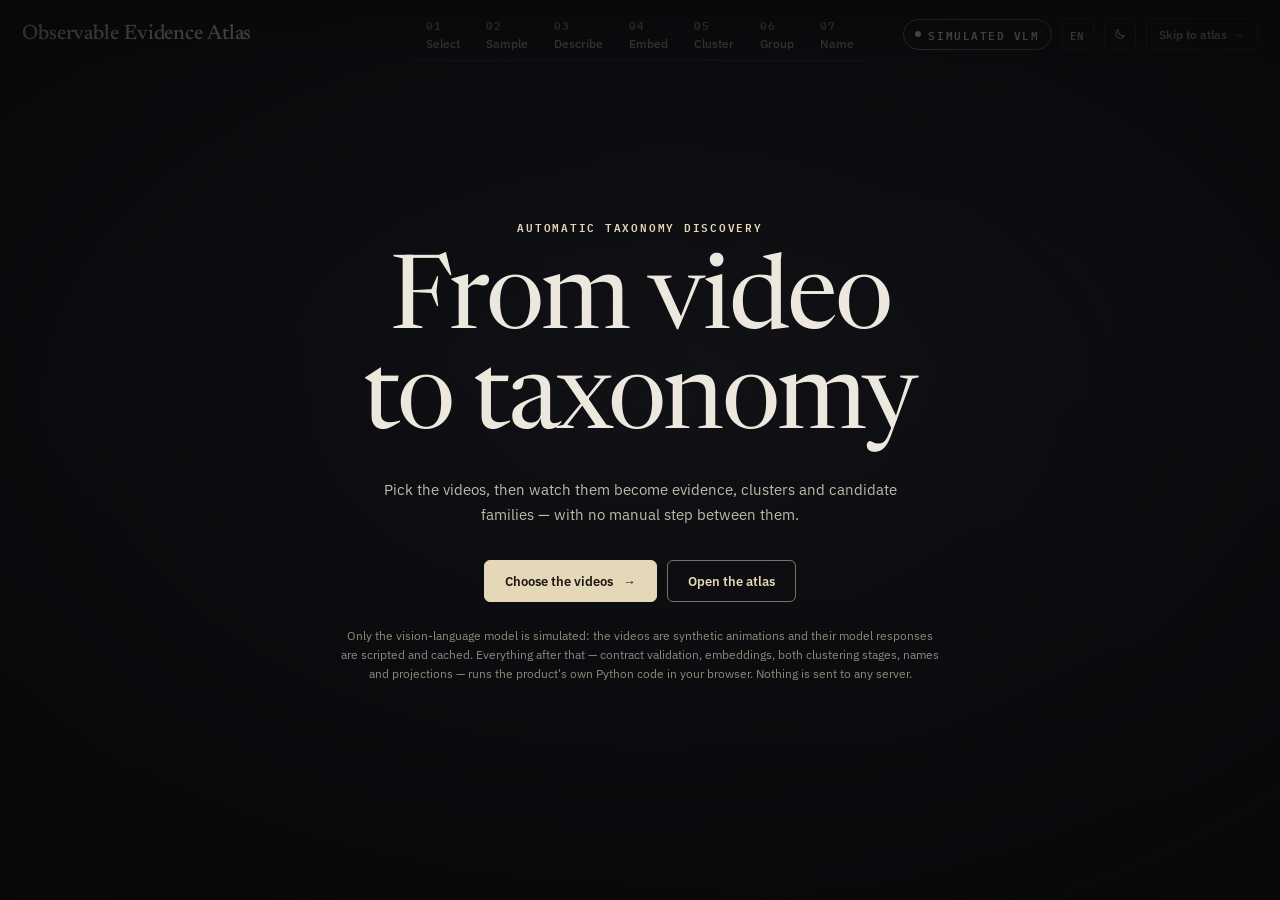
<file: index.html>
<!doctype html>
<html lang="en">
<head>
  <meta charset="utf-8">
  <meta name="viewport" content="width=device-width, initial-scale=1">
  <meta name="theme-color" content="#0c0d10">
  <script>try{var t=localStorage.getItem("atlas-theme");if(t)document.documentElement.dataset.theme=t}catch(e){}</script>
  <meta name="description" content="Choose synthetic videos and run the product's discovery code in your browser: embeddings, two clustering stages and an automatic taxonomy, ending in an explorable Observable Evidence Atlas.">
  <title>From video to taxonomy · Observable Evidence Atlas</title>
  <link rel="stylesheet" href="atlas/css/fonts.css">
  <link rel="stylesheet" href="demo.css">
</head>
<body>
<div id="app">
  <canvas id="field" aria-hidden="true"></canvas>
  <div class="vignette" aria-hidden="true"></div>

  <header>
    <a class="brand" href="./"><span class="t">Observable Evidence Atlas</span></a>
    <ol id="steps" aria-label="Pipeline steps"></ol>
    <div class="tools">
      <span class="sim"><i></i><span data-i18n="SIMULATED VLM">SIMULATED VLM</span></span>
      <button class="tool icon lang-btn" id="langBtn" title="English / Português"><b>EN</b></button>
      <button class="tool icon" id="themeBtn" data-i18n-title="Light / dark"><svg class="moon" viewBox="0 0 24 24" fill="none" stroke="currentColor" stroke-width="1.8" stroke-linecap="round" stroke-linejoin="round"><path d="M20 14.5A8 8 0 0 1 9.5 4a8 8 0 1 0 10.5 10.5z"/></svg><svg class="sun" viewBox="0 0 24 24" fill="none" stroke="currentColor" stroke-width="1.8" stroke-linecap="round"><circle cx="12" cy="12" r="4"/><path d="M12 3v2M12 19v2M3 12h2M19 12h2M5.6 5.6l1.4 1.4M17 17l1.4 1.4M5.6 18.4 7 17M17 7l1.4-1.4"/></svg></button>
      <a class="tool" id="skipLink" href="atlas/index.html"><span data-i18n="Skip to atlas">Skip to atlas</span> <span aria-hidden="true">→</span></a>
    </div>
  </header>

  <section id="intro" class="act-layer on">
    <div class="intro-in">
      <div class="eyebrow" data-i18n="AUTOMATIC TAXONOMY DISCOVERY">AUTOMATIC TAXONOMY DISCOVERY</div>
      <h1 data-i18n-html="From video<br>to taxonomy">From video<br>to taxonomy</h1>
      <p data-i18n="Pick the videos, then watch them become evidence, clusters and candidate families — with no manual step between them.">Pick the videos, then watch them become evidence, clusters and candidate families — with no manual step between them.</p>
      <div class="intro-actions"><button class="go" id="play"><span data-i18n="Choose the videos">Choose the videos</span> <span aria-hidden="true">→</span></button><a class="go ghost" href="atlas/index.html" data-i18n="Open the atlas">Open the atlas</a></div>
      <p class="fine" data-i18n="intro-fine">Only the vision-language model is simulated: the videos are synthetic animations and their model responses are scripted and cached. Everything after that — contract validation, embeddings, both clustering stages, names and projections — runs the product's own Python code in your browser. Nothing is sent to any server.</p>
    </div>
  </section>

  <section id="library" class="act-layer" aria-label="Video selection">
    <div class="sel-head glass">
      <div class="sel-title"><div class="eyebrow" data-i18n="01 · INPUT">01 · INPUT</div><h2 data-i18n="Choose the videos">Choose the videos</h2>
        <p data-i18n="sel-lead">Click videos or whole scenes to include or exclude them. The discovery code then runs on exactly this selection.</p></div>
      <div class="sel-presets" id="presets"></div>
      <div class="sel-run">
        <label class="mcs"><span>min_cluster_size</span><input type="number" id="mcs" min="2" max="30" value="8"><small data-i18n="8 = paper">8 = paper</small></label>
        <div class="rt" id="runtime"><i></i><span></span></div>
        <button class="go" id="runBtn"></button>
      </div>
    </div>
    <div class="sel-grid" id="selGrid"></div>
  </section>

  <section id="sampling" class="act-layer" aria-label="Frame sampling">
    <div class="player glass">
      <div class="screen"><canvas id="player" width="640" height="360"></canvas><div class="osd"><span id="osdCam">CAM</span><span id="osdTime">00:00.0</span></div><span class="wm">SYNTHETIC</span></div>
      <div class="timeline"><div class="track" id="track"></div><i id="playhead"></i></div>
      <div class="sample-row"><span class="label" data-i18n="FRAME SAMPLING">FRAME SAMPLING</span><div class="seg" id="modeSeg"><button data-mode="uniform16" class="on" data-i18n="16 frames · uniform">16 frames · uniform</button><button data-mode="1fps" data-i18n="1 frame per second">1 frame per second</button></div><span class="file" id="fileName"></span></div>
    </div>
    <div class="strip" id="strip"></div>
  </section>

  <section id="vlm" class="act-layer" aria-label="Model response">
    <div class="vlm-row">
      <div class="mini-strip" id="miniStrip"></div>
      <div class="engine glass"><div class="engine-core"><i></i><i></i><i></i></div><b data-i18n="Vision-language model">Vision-language model</b><small data-i18n="InternVL3.5 · local GPU">InternVL3.5 · local GPU</small><span class="pill" data-i18n="SIMULATED · CACHED">SIMULATED · CACHED</span></div>
      <div class="response glass"><div class="resp-head"><span data-i18n="RESPONSE">RESPONSE</span><span id="respVideo"></span></div><pre id="json"></pre><ul class="checks" id="checks"></ul></div>
    </div>
    <div class="chips" id="chips"></div>
  </section>

  <section id="taxonomy" class="act-layer" aria-label="Taxonomy">
    <div class="cta glass" id="cta"><div class="eyebrow" id="ctaEyebrow"></div><h2 id="ctaTitle"></h2><p id="ctaText"></p><a class="go" id="ctaAtlas" href="atlas/index.html"><span data-i18n="Explore the atlas">Explore the atlas</span> <span aria-hidden="true">→</span></a><button class="go ghost" id="replay" data-i18n="Choose other videos">Choose other videos</button></div>
  </section>

  <div id="labels" aria-hidden="true"></div>
  <div id="counter" class="counter" aria-live="polite"></div>

  <aside id="runlog" class="glass" aria-live="polite" hidden>
    <button class="rl-head" id="rlToggle" aria-expanded="true" data-i18n-title="Show or hide the log" title="Show or hide the log"><span class="eyebrow" data-i18n="LIVE · PYTHON IN YOUR BROWSER">LIVE · PYTHON IN YOUR BROWSER</span><span id="rlState"></span><svg class="chev" viewBox="0 0 16 16" aria-hidden="true"><path d="M4 6l4 4 4-4" fill="none" stroke="currentColor" stroke-width="1.6" stroke-linecap="round" stroke-linejoin="round"/></svg></button>
    <ol id="rlLines"></ol>
  </aside>

  <footer class="caption glass" id="caption" aria-live="polite">
    <div class="cap-text"><span class="cap-ref" id="capRef"></span><h2 id="capTitle"></h2><p id="capBody"></p></div>
    <div class="cap-ctl"><button id="prev" data-i18n-title="Previous step (←)" title="Previous step (←)">←</button><button id="pause" data-i18n-title="Pause (space)" title="Pause (space)">❚❚</button><button id="next" data-i18n-title="Next step (→)" title="Next step (→)">→</button></div>
    <div class="cap-progress"><i id="capBar"></i></div>
  </footer>
</div>
<script src="atlas/js/i18n.js"></script>
<script src="data/default-run.js"></script>
<script src="scenes.js"></script>
<script src="demo.js"></script>
</body>
</html>
</file>
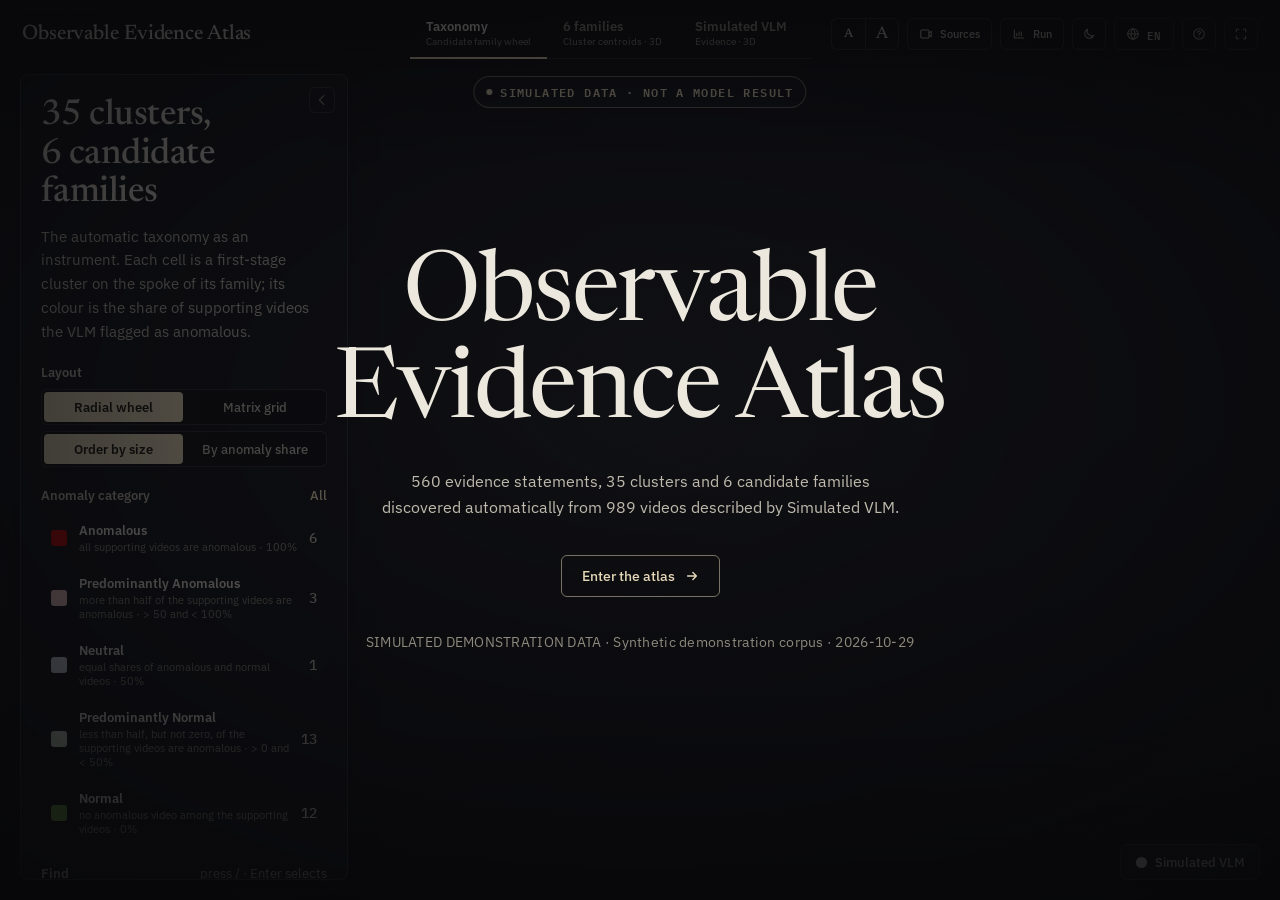
<file: atlas/index.html>
<!doctype html>
<html lang="en">
<head>
  <meta charset="utf-8">
  <meta name="viewport" content="width=device-width, initial-scale=1">
  <meta name="theme-color" content="#0c0d10">
  <script>try{var t=localStorage.getItem("atlas-theme");if(t)document.documentElement.dataset.theme=t}catch(e){}</script>
  <meta name="description" content="Observable Evidence Atlas — evidence statements, clusters and candidate families discovered from VLM descriptions of a video corpus.">
  <title>Observable Evidence Atlas</title>
  <link rel="stylesheet" href="css/fonts.css">
  <link rel="stylesheet" href="css/atlas.css">
</head>
<body data-v="taxonomy">
<div id="app">
  <div id="gl" aria-label="Interactive 3D projection"></div>
  <div class="fx vignette"></div>
  <div id="labels"></div>

  <section id="taxo" aria-label="Candidate family taxonomy">
    <div id="stage">
      <div id="world"><svg id="guides"></svg><div id="band-host"></div><div id="cells"></div><div id="flabels"></div>
        <div id="readout"></div></div>
      <div id="taxEmpty"><h3 data-i18n="No taxonomy for this run">No taxonomy for this run</h3><p id="taxEmptyText"></p></div>
      <div id="zoomCtl" class="glass" role="group" aria-label="Zoom"><button id="zIn" aria-label="Zoom in" title="Zoom in"><svg class="ic" viewBox="0 0 16 16" aria-hidden="true"><path d="M8 3v10M3 8h10"/></svg></button><button id="zOut" aria-label="Zoom out" title="Zoom out"><svg class="ic" viewBox="0 0 16 16" aria-hidden="true"><path d="M3 8h10"/></svg></button><button id="zFit" aria-label="Fit to view" title="Fit to view"><svg class="ic" viewBox="0 0 16 16" aria-hidden="true"><path d="M3 6V3h3M13 6V3h-3M3 10v3h3M13 10v3h-3"/></svg></button></div>
    </div>
  </section>

  <header>
    <a class="brand" href="#taxonomy" aria-label="Observable Evidence Atlas"><span class="t">Observable Evidence Atlas</span></a>
    <nav id="nav" aria-label="Atlas views"><i id="ink"></i></nav>
    <div class="tools">
      <div class="tool-group" role="group" aria-label="Text size"><button class="tool" id="fsDown" title="Smaller text" aria-label="Decrease text size"><b>A</b></button><button class="tool" id="fsUp" title="Larger text" aria-label="Increase text size"><b class="big">A</b></button></div>
      <button class="tool" id="srcBtn" title="Source videos and model decisions"><svg viewBox="0 0 24 24" fill="none" stroke="currentColor" stroke-width="1.8" stroke-linecap="round" stroke-linejoin="round"><rect x="3" y="5" width="14" height="14" rx="2"/><path d="m17 10 4-2.5v9L17 14"/></svg><span data-i18n="Sources">Sources</span></button>
      <button class="tool" id="runBtn" title="Processing report"><svg viewBox="0 0 24 24" fill="none" stroke="currentColor" stroke-width="1.8" stroke-linecap="round" stroke-linejoin="round"><path d="M4 19V5M4 19h16M8 15v-4M12 15V8M16 15v-6"/></svg><span data-i18n="Run">Run</span></button>
      <button class="tool" id="themeBtn" title="Toggle light / dark mode" aria-label="Toggle light or dark mode"><svg class="moon" viewBox="0 0 24 24" fill="none" stroke="currentColor" stroke-width="1.8" stroke-linecap="round" stroke-linejoin="round"><path d="M20 14.5A8 8 0 0 1 9.5 4a8 8 0 1 0 10.5 10.5z"/></svg><svg class="sun" viewBox="0 0 24 24" fill="none" stroke="currentColor" stroke-width="1.8" stroke-linecap="round"><circle cx="12" cy="12" r="4"/><path d="M12 3v2M12 19v2M3 12h2M19 12h2M5.6 5.6l1.4 1.4M17 17l1.4 1.4M5.6 18.4 7 17M17 7l1.4-1.4"/></svg><span data-i18n="Theme">Theme</span></button>
      <button class="tool lang-btn" id="langBtn" title="English / Português"><svg viewBox="0 0 24 24" fill="none" stroke="currentColor" stroke-width="1.8" stroke-linecap="round"><circle cx="12" cy="12" r="9"/><path d="M3 12h18M12 3c2.5 2.6 3.7 5.6 3.7 9s-1.2 6.4-3.7 9c-2.5-2.6-3.7-5.6-3.7-9S9.5 5.6 12 3z"/></svg><b>EN</b></button>
      <button class="tool" id="helpBtn" title="How to read this atlas"><svg viewBox="0 0 24 24" fill="none" stroke="currentColor" stroke-width="1.8" stroke-linecap="round"><circle cx="12" cy="12" r="9"/><path d="M9.6 9.3a2.5 2.5 0 1 1 3.4 2.3c-.7.3-1 .8-1 1.6M12 16.8v.1"/></svg><span data-i18n="How to read">How to read</span></button>
      <button class="tool" id="fsBtn" title="Fullscreen"><svg viewBox="0 0 24 24" fill="none" stroke="currentColor" stroke-width="1.8" stroke-linecap="round" stroke-linejoin="round"><path d="M8 4H4v4M16 4h4v4M20 16v4h-4M4 16v4h4"/></svg><span data-i18n="Fullscreen">Fullscreen</span></button>
    </div>
    <div id="sweep"></div>
  </header>
  <div id="simBadge"><i></i><span data-i18n="SIMULATED DATA · NOT A MODEL RESULT">SIMULATED DATA · NOT A MODEL RESULT</span></div>

  <aside id="panel" class="glass"><div class="resizer" id="panelRs" title="Drag to resize · double-click to reset"></div><button class="p-close" id="panelClose" title="Hide panel" aria-label="Hide panel"><svg class="ic" viewBox="0 0 16 16" aria-hidden="true"><path d="M10 3 5 8l5 5"/></svg></button><div class="p-body" id="panelBody"></div></aside>
  <button id="panelToggle"><svg class="ic" viewBox="0 0 16 16" aria-hidden="true"><path d="M6 3l5 5-5 5"/></svg><span data-i18n="Index">Index</span></button>
  <aside id="inspector" class="glass" aria-live="polite"><div class="resizer left" id="insRs" title="Drag to resize · double-click to reset"></div><button class="p-close" id="insClose" title="Close (Esc)" aria-label="Close"><svg class="ic" viewBox="0 0 16 16" aria-hidden="true"><path d="M4 4l8 8M12 4l-8 8"/></svg></button><div class="i-body" id="insBody"></div></aside>

  <div id="shapeKey" class="glass" aria-label="Marker key"></div>
  <div id="tip"></div>
  <div id="dock" class="glass">
    <div class="hint"><span><kbd data-i18n="drag">drag</kbd><span data-i18n="orbit">orbit</span></span><span><kbd data-i18n="scroll">scroll</kbd><span data-i18n="zoom">zoom</span></span><span><kbd data-i18n="click">click</kbd><span data-i18n="inspect">inspect</span></span><span><kbd>/</kbd><span data-i18n="search">search</span></span><span><kbd>esc</kbd><span data-i18n="clear">clear</span></span></div>
    <button class="tool on" id="orbitBtn" data-i18n="Auto-orbit">Auto-orbit</button><button class="tool on" id="labelBtn" data-i18n="Labels">Labels</button><button class="tool on" id="noiseBtn" data-i18n="Noise">Noise</button><button class="tool" id="resetBtn" data-i18n="Reset view">Reset view</button>
  </div>

  <div id="help"><div class="sheet glass"><button class="p-close" id="helpClose" aria-label="Close"><svg class="ic" viewBox="0 0 16 16" aria-hidden="true"><path d="M4 4l8 8M12 4l-8 8"/></svg></button>
    <h2 data-i18n="How to read this atlas">How to read this atlas</h2>
    <div class="grid">
      <div class="card"><b data-i18n="Taxonomy">Taxonomy</b><h5 data-i18n="Candidate family wheel">Candidate family wheel</h5><p data-i18n="Every cell is a first-stage cluster (HDBSCAN over the evidence embeddings of one model). Cells sit on the spoke of their candidate family, largest first from the centre. Colour shows the share of anomalous videos among the videos that support the cluster.">Every cell is a first-stage cluster (HDBSCAN over the evidence embeddings of one model). Cells sit on the spoke of their candidate family, largest first from the centre. Colour shows the share of anomalous videos among the videos that support the cluster.</p></div>
      <div class="card"><b data-i18n="Families">Families</b><h5 data-i18n="Cluster centroids · 3D">Cluster centroids · 3D</h5><p data-i18n="Each node is a cluster centroid; its shape identifies the model. Tethers join the clusters that the second stage (agglomerative clustering of centroids) placed in the same family.">Each node is a cluster centroid; its shape identifies the model. Tethers join the clusters that the second stage (agglomerative clustering of centroids) placed in the same family.</p></div>
      <div class="card"><b data-i18n="Evidence clouds">Evidence clouds</b><h5 data-i18n="One point per statement">One point per statement</h5><p data-i18n="Each point is one unique evidence statement written by a model, projected to 3D. Grey points are noise: statements HDBSCAN did not assign to any cluster. Hover to read, click to inspect the cluster and trace it to its source videos.">Each point is one unique evidence statement written by a model, projected to 3D. Grey points are noise: statements HDBSCAN did not assign to any cluster. Hover to read, click to inspect the cluster and trace it to its source videos.</p></div>
      <div class="card"><b data-i18n="Linked">Linked</b><h5 data-i18n="Selections travel">Selections travel</h5><p data-i18n="A family or cluster you pick stays selected across views. Use “Sources” to browse every video and the model decision, and “Run” for parameters, counts and warnings of this run.">A family or cluster you pick stays selected across views. Use “Sources” to browse every video and the model decision, and “Run” for parameters, counts and warnings of this run.</p></div>
    </div>
    <div class="foot" id="helpFoot"></div>
  </div></div>

  <div id="srcSheet" class="sheet-ov"><div class="sheet glass"><button class="p-close" data-close aria-label="Close"><svg class="ic" viewBox="0 0 16 16" aria-hidden="true"><path d="M4 4l8 8M12 4l-8 8"/></svg></button><div id="srcBody" style="display:contents"></div></div></div>
  <div id="runSheet" class="sheet-ov"><div class="sheet glass"><button class="p-close" data-close aria-label="Close"><svg class="ic" viewBox="0 0 16 16" aria-hidden="true"><path d="M4 4l8 8M12 4l-8 8"/></svg></button><div id="runBody" style="overflow:auto"></div></div></div>

  <div id="intro"><div class="in">
    <h1>Observable Evidence Atlas</h1>
    <p id="introText"></p>
    <span class="go"><span data-i18n="Enter the atlas">Enter the atlas</span> <svg class="ic" viewBox="0 0 16 16" aria-hidden="true"><path d="M3 8h10M9 4l4 4-4 4"/></svg></span>
    <div class="k" id="introKicker"></div>
  </div></div>
</div>
<script src="js/i18n.js"></script>
<script src="js/three.min.js"></script>
<script src="data/atlas-data.js"></script>
<script src="../live.js"></script>
<script src="js/app.js"></script>
</body>
</html>
</file>
<file: atlas/css/fonts.css>
/* IBM Plex Sans, IBM Plex Mono e Newsreader: SIL Open Font License 1.1 (subconjunto latino). */
@font-face{font-family:'IBM Plex Mono';font-style:normal;font-weight:400;font-display:swap;src:url(../fonts/ibm-plex-mono-400.woff2) format('woff2')}
@font-face{font-family:'IBM Plex Mono';font-style:normal;font-weight:500;font-display:swap;src:url(../fonts/ibm-plex-mono-500.woff2) format('woff2')}
@font-face{font-family:'IBM Plex Mono';font-style:normal;font-weight:600;font-display:swap;src:url(../fonts/ibm-plex-mono-600.woff2) format('woff2')}
@font-face{font-family:'IBM Plex Sans';font-style:normal;font-weight:400;font-display:swap;src:url(../fonts/ibm-plex-sans-variable.woff2) format('woff2')}
@font-face{font-family:'IBM Plex Sans';font-style:normal;font-weight:500;font-display:swap;src:url(../fonts/ibm-plex-sans-variable.woff2) format('woff2')}
@font-face{font-family:'IBM Plex Sans';font-style:normal;font-weight:600;font-display:swap;src:url(../fonts/ibm-plex-sans-variable.woff2) format('woff2')}
@font-face{font-family:'Newsreader';font-style:normal;font-weight:400;font-display:swap;src:url(../fonts/newsreader-variable.woff2) format('woff2')}
@font-face{font-family:'Newsreader';font-style:normal;font-weight:500;font-display:swap;src:url(../fonts/newsreader-variable.woff2) format('woff2')}
</file>
<file: demo.css>
/* Simulated walkthrough — same tokens as the Observable Evidence Atlas (atlas/css/atlas.css). */
:root{
  --bg:#0c0d10; --ink:#ece8de; --muted:#bfbaad; --quiet:#8d897d; --line:rgba(232,226,208,.13); --line2:rgba(232,226,208,.26);
  --accent:#e4d8b8; --accent-ink:#1a1710; --panel:rgba(18,19,24,.9); --inset:rgba(10,10,13,.55); --wash:rgba(236,232,222,.05);
  --r-sm:3px; --r:6px; --r-lg:8px; --hdr:68px; --ease:cubic-bezier(.22,.8,.18,1);
  --serif:"Newsreader","Source Serif 4",Georgia,serif; --sans:"IBM Plex Sans","Helvetica Neue",Arial,sans-serif; --mono:"IBM Plex Mono",ui-monospace,Menlo,monospace;
  --ok:#8fd98a; --bad:#ff8a8a;
  --app-bg:radial-gradient(120% 90% at 62% 38%,#16171c 0%,#0e0f13 55%,#09090c 100%); --hdr-grad:linear-gradient(180deg,rgba(8,8,10,.88),rgba(8,8,10,0));
  --vig:rgba(5,5,7,.7); --intro-bg:radial-gradient(90% 80% at 50% 45%,rgba(12,12,15,.4),rgba(8,8,10,.96)); --lab-bg:rgba(14,15,19,.88);
  color-scheme:dark;
}
:root[data-theme=light]{
  --bg:#f3f0e9; --ink:#1a1916; --muted:#47443b; --quiet:#6b675b; --line:rgba(30,26,18,.16); --line2:rgba(30,26,18,.3);
  --accent:#1f3b63; --accent-ink:#fff; --panel:rgba(252,250,245,.94); --inset:rgba(30,26,18,.04); --wash:rgba(30,26,18,.05);
  --ok:#2d7a22; --bad:#a51414;
  --app-bg:radial-gradient(120% 90% at 62% 38%,#fcfaf5 0%,#f3f0e9 60%,#e8e4d8 100%); --hdr-grad:linear-gradient(180deg,rgba(243,240,233,.92),rgba(243,240,233,0));
  --vig:rgba(226,221,208,.55); --intro-bg:radial-gradient(90% 80% at 50% 45%,rgba(255,255,255,.5),rgba(243,240,233,.97)); --lab-bg:rgba(253,251,247,.95);
  color-scheme:light;
}
*{box-sizing:border-box}
html,body{margin:0;width:100%;height:100%;overflow:hidden;background:var(--bg);color:var(--ink);font-family:var(--sans);-webkit-font-smoothing:antialiased}
button{font:inherit;color:inherit;background:none;border:0;cursor:pointer;padding:0}
a{color:inherit}
:focus-visible{outline:2px solid var(--accent);outline-offset:2px}
#app{position:fixed;inset:0;overflow:hidden;background:var(--app-bg)}
#field{position:absolute;inset:0;width:100%;height:100%}
.vignette{position:absolute;inset:0;pointer-events:none;background:radial-gradient(120% 100% at 55% 50%,transparent 45%,var(--vig) 100%)}
.glass{background:var(--panel);backdrop-filter:blur(10px);border:1px solid var(--line);border-radius:var(--r-lg);box-shadow:0 10px 28px -10px rgba(0,0,0,.55)}
.eyebrow{font:600 11px var(--mono);letter-spacing:.16em;color:var(--accent)}

/* header */
header{position:absolute;z-index:20;top:0;left:0;right:0;height:var(--hdr);display:grid;grid-template-columns:1fr auto 1fr;align-items:center;gap:20px;padding:0 22px;background:var(--hdr-grad)}
.brand{text-decoration:none} .brand .t{font:450 21px/1 var(--serif);letter-spacing:-.005em;white-space:nowrap}
#steps{list-style:none;display:flex;gap:2px;margin:0;padding:0;border-bottom:1px solid var(--line)}
#steps li button{position:relative;display:flex;flex-direction:column;align-items:flex-start;gap:2px;padding:7px 12px 9px;color:var(--quiet);font:500 11.5px var(--sans);white-space:nowrap;transition:color .25s}
#steps li button span{font:600 11px var(--mono);letter-spacing:.1em;color:inherit;opacity:.8}
#steps li button::after{content:"";position:absolute;left:0;right:0;bottom:-1px;height:2px;background:var(--accent);transform:scaleX(0);transform-origin:left;transition:transform .5s var(--ease)}
#steps li button:hover{color:var(--ink)} #steps li.done button{color:var(--muted)} #steps li.on button{color:var(--ink)} #steps li.on button::after{transform:none}
.tools{display:flex;justify-content:flex-end;align-items:center;gap:10px}
.sim{display:inline-flex;align-items:center;gap:7px;padding:5px 11px;border-radius:999px;border:1px solid color-mix(in srgb,var(--accent) 45%,transparent);font:600 11px var(--mono);letter-spacing:.14em;color:var(--accent)}
.sim i{width:6px;height:6px;border-radius:50%;background:var(--accent);animation:pulse 1.8s ease-in-out infinite}
@keyframes pulse{50%{opacity:.25}}
.tool{display:inline-flex;align-items:center;gap:7px;height:32px;padding:0 12px;border-radius:var(--r);border:1px solid var(--line);color:var(--muted);font:500 11.5px var(--sans);text-decoration:none;transition:.2s}
.tool:hover{color:var(--ink);border-color:var(--line2);background:var(--wash)}

/* acts */
.act-layer{position:absolute;inset:var(--hdr) 0 0 0;z-index:5;opacity:0;visibility:hidden;transition:opacity .7s var(--ease),visibility .7s}
.act-layer.on{opacity:1;visibility:visible}
#intro{inset:0;z-index:30;display:grid;place-items:center;text-align:center;background:var(--intro-bg)}
.intro-in{max-width:780px;padding:0 24px}
#intro h1{margin:18px 0 0;font:400 clamp(48px,8vw,108px)/.98 var(--serif);letter-spacing:-.025em;animation:rise 1.1s .15s var(--ease) both}
#intro p{margin:24px auto 0;max-width:540px;font-size:15px;line-height:1.65;color:var(--muted);animation:rise 1s .4s var(--ease) both}
#intro .fine{max-width:600px;font-size:12px;line-height:1.6;color:var(--quiet);animation-delay:.7s}
.intro-actions{display:flex;justify-content:center;gap:10px;flex-wrap:wrap;margin-top:32px;animation:rise 1s .55s var(--ease) both}
.go{display:inline-flex;gap:10px;align-items:center;padding:12px 20px;border-radius:var(--r);border:1px solid var(--accent);background:var(--accent);color:var(--accent-ink);font:600 12.5px var(--sans);text-decoration:none;transition:.25s}
.go:hover{filter:brightness(1.07)} .go.ghost{background:transparent;color:var(--accent);border-color:color-mix(in srgb,var(--accent) 50%,transparent)} .go.ghost:hover{background:color-mix(in srgb,var(--accent) 12%,transparent)}
@keyframes rise{from{opacity:0;transform:translateY(12px)}to{opacity:1;transform:none}}

/* 1 · library */
#library{display:grid;place-items:center;padding:20px 40px 190px}
.grid{display:grid;grid-template-columns:repeat(6,minmax(0,1fr));gap:12px;width:min(1120px,100%)}
.tile{position:relative;border-radius:var(--r);overflow:hidden;border:1px solid var(--line);background:#111317;opacity:0;transform:translateY(10px) scale(.97);transition:opacity .5s var(--ease),transform .6s var(--ease),border-color .3s,box-shadow .3s}
.tile.in{opacity:1;transform:none}
.tile canvas{display:block;width:100%;aspect-ratio:16/10}
.tile span{position:absolute;left:0;right:0;bottom:0;padding:14px 8px 6px;font:500 11px var(--mono);color:var(--muted);background:linear-gradient(transparent,rgba(5,5,7,.85));white-space:nowrap;overflow:hidden;text-overflow:ellipsis}
.tile.sel{border-color:var(--accent);box-shadow:0 0 0 1px var(--accent),0 0 24px -6px color-mix(in srgb,var(--accent) 60%,transparent)}
.tile.sel::after{content:"✓";position:absolute;top:6px;right:6px;width:18px;height:18px;display:grid;place-items:center;border-radius:50%;background:var(--accent);color:var(--accent-ink);font:700 11px var(--sans)}

/* 2 · sampling */
#sampling{display:flex;flex-direction:column;align-items:center;justify-content:center;gap:22px;padding:10px 40px 190px}
.player{width:min(720px,100%);padding:12px}
.screen{position:relative;border-radius:var(--r);overflow:hidden;background:#0a0b0e}
.screen canvas{display:block;width:100%;height:auto;aspect-ratio:16/9}
.osd{position:absolute;left:10px;right:10px;top:8px;display:flex;justify-content:space-between;font:600 11px var(--mono);letter-spacing:.08em;color:rgba(236,232,222,.8);text-shadow:0 1px 2px #000}
.wm{position:absolute;right:10px;bottom:8px;font:600 11px var(--mono);letter-spacing:.2em;color:rgba(228,216,184,.55)}
.timeline{position:relative;height:30px;margin-top:10px}
.track{position:absolute;left:0;right:0;top:13px;height:4px;border-radius:2px;background:var(--wash)}
.track i{position:absolute;top:-5px;width:2px;height:14px;border-radius:1px;background:var(--line2);transition:background .25s,transform .25s}
.track i.hit{background:var(--accent);transform:scaleY(1.3)}
.track b{position:absolute;top:-14px;height:6px;border:1px solid color-mix(in srgb,var(--accent) 60%,transparent);border-bottom:0;border-radius:3px 3px 0 0}
.track b em{position:absolute;left:50%;top:-14px;transform:translateX(-50%);font:600 11px var(--mono);font-style:normal;letter-spacing:.08em;color:var(--accent);white-space:nowrap}
#playhead{position:absolute;top:4px;left:0;width:2px;height:22px;background:var(--ink);box-shadow:0 0 10px var(--ink)}
.sample-row{display:flex;align-items:center;gap:14px;flex-wrap:wrap;margin-top:6px}
.label{font:600 11px var(--mono);letter-spacing:.14em;color:var(--quiet)}
.seg{display:inline-grid;grid-auto-flow:column;gap:2px;padding:2px;border-radius:var(--r);border:1px solid var(--line);background:var(--inset)}
.seg button{padding:6px 12px;border-radius:4px;font:500 11.5px var(--sans);color:var(--muted);transition:.2s}
.seg button.on{background:var(--accent);color:var(--accent-ink);font-weight:600}
.file{margin-left:auto;font:500 11px var(--mono);color:var(--muted)}
.strip{display:flex;flex-wrap:wrap;justify-content:center;gap:5px;width:min(1000px,100%);min-height:60px}
.strip .win{display:flex;gap:4px;padding:5px;border-radius:var(--r);border:1px dashed var(--line2);position:relative}
.strip .win::before{content:attr(data-label);position:absolute;left:6px;top:-15px;font:600 11px var(--mono);letter-spacing:.1em;color:var(--accent)}
.thumb{width:52px;aspect-ratio:16/9;border-radius:3px;overflow:hidden;border:1px solid var(--line2);background:#0a0b0e;opacity:0;transform:translateY(-30px) scale(.6);transition:opacity .45s var(--ease),transform .55s var(--ease)}
.thumb.in{opacity:1;transform:none}
.thumb canvas{display:block;width:100%;height:100%}

/* 3 · vlm */
#vlm{display:flex;flex-direction:column;align-items:center;justify-content:center;gap:26px;padding:10px 40px 190px}
.vlm-row{display:grid;grid-template-columns:minmax(0,220px) 200px minmax(0,420px);align-items:center;gap:26px;width:min(1000px,100%)}
.mini-strip{display:grid;grid-template-columns:repeat(4,1fr);gap:4px}
.mini-strip .thumb{width:100%;opacity:1;transform:none}
.mini-strip.flow .thumb{animation:flow 1.6s var(--ease) both}
@keyframes flow{0%{opacity:1;transform:none}100%{opacity:0;transform:translateX(220px) scale(.3)}}
.engine{position:relative;display:flex;flex-direction:column;align-items:center;gap:6px;padding:26px 14px 18px;text-align:center}
.engine b{font:450 17px/1.2 var(--serif)} .engine small{font-size:11px;color:var(--quiet)}
.engine .pill{margin-top:6px;padding:2px 8px;border-radius:999px;border:1px solid var(--line2);font:600 11px var(--mono);letter-spacing:.14em;color:var(--quiet)}
.engine-core{position:relative;width:64px;height:64px;margin-bottom:8px}
.engine-core i{position:absolute;inset:0;border-radius:50%;border:1px solid color-mix(in srgb,var(--accent) 55%,transparent)}
.engine.busy .engine-core i{animation:ring 1.5s var(--ease) infinite} .engine.busy .engine-core i:nth-child(2){animation-delay:.5s} .engine.busy .engine-core i:nth-child(3){animation-delay:1s}
.engine-core::after{content:"";position:absolute;inset:22px;border-radius:50%;background:var(--accent);box-shadow:0 0 22px var(--accent)}
@keyframes ring{0%{transform:scale(.4);opacity:1}100%{transform:scale(1.25);opacity:0}}
.response{padding:14px 16px;min-height:236px}
.resp-head{display:flex;justify-content:space-between;font:600 11px var(--mono);letter-spacing:.12em;color:var(--quiet)}
.resp-head span:last-child{letter-spacing:0;font-weight:500;color:var(--muted)}
pre{margin:10px 0 0;min-height:120px;font:500 12.5px/1.6 var(--mono);color:var(--ink);white-space:pre-wrap;word-break:break-word}
pre .k{color:#9fb7d9} pre .s{color:#d9c79f} pre .n{color:#e7a38a}
pre .cursor{display:inline-block;width:7px;height:14px;margin-left:1px;vertical-align:-2px;background:var(--accent);animation:blink 1s steps(2) infinite}
@keyframes blink{50%{opacity:0}}
.checks{list-style:none;margin:10px 0 0;padding:10px 0 0;border-top:1px solid var(--line);display:grid;grid-template-columns:1fr 1fr;gap:4px 12px}
.checks li{font:500 11px var(--mono);color:var(--muted);opacity:0;transform:translateX(-6px);transition:.35s var(--ease)}
.checks li.in{opacity:1;transform:none} .checks li::before{content:"✓ ";color:var(--ok)}
.chips{display:flex;flex-wrap:wrap;justify-content:center;gap:8px;width:min(1000px,100%);min-height:44px}
.chip{padding:8px 13px;border-radius:999px;border:1px solid var(--line2);background:var(--panel);font-size:13px;line-height:1.3;color:var(--ink);opacity:0;transform:translateY(8px);transition:opacity .45s var(--ease),transform .5s var(--ease)}
.chip.in{opacity:1;transform:none}
.chip small{margin-left:8px;font:600 11px var(--mono);letter-spacing:.08em}
.chip.a1 small{color:var(--bad)} .chip.a0 small{color:var(--ok)}
.chip.ghost{position:fixed;z-index:40;margin:0;pointer-events:none;transition:transform 1.1s var(--ease),opacity 1.1s var(--ease)}

/* 7 · taxonomy */
#taxonomy{pointer-events:none}
.cta{position:absolute;right:28px;top:22px;width:min(360px,calc(100% - 56px));padding:22px 22px 20px;pointer-events:auto;opacity:0;transform:translateY(10px);transition:.8s var(--ease)}
#taxonomy.on .cta.in{opacity:1;transform:none}
.cta h2{margin:10px 0 0;font:450 27px/1.08 var(--serif);letter-spacing:-.01em}
.cta p{margin:10px 0 16px;font-size:12.5px;line-height:1.6;color:var(--muted)}
.cta .go{margin-right:6px}

/* overlays on the field */
#labels{position:absolute;inset:0;z-index:6;pointer-events:none;overflow:hidden}
.lab{position:absolute;left:0;top:0;padding:3px 8px;border-radius:var(--r-sm);font:500 11px/1.2 var(--sans);color:var(--ink);background:var(--lab-bg);border:1px solid color-mix(in srgb,var(--c) 60%,transparent);white-space:nowrap;opacity:0;transition:opacity .5s;will-change:transform}
.lab.on{opacity:1} .lab b{font:600 11px var(--mono);color:var(--c);margin-right:4px}
.lab.code{padding:2px 6px;font:600 11px var(--mono);letter-spacing:.06em}
.lab.wheel{background:transparent;border:0;padding:0;font:500 11px var(--sans);color:var(--muted);transform-origin:0 50%}
.lab.wheel b{color:var(--c)}
.counter{position:absolute;z-index:7;left:28px;top:calc(var(--hdr) + 14px);opacity:0;transition:opacity .5s}
.counter.on{opacity:1}
.counter b{display:block;font:400 clamp(38px,5vw,60px)/1 var(--serif);letter-spacing:-.02em;font-variant-numeric:lining-nums tabular-nums}
.counter span{display:block;margin-top:6px;font:500 11px var(--sans);color:var(--muted)}
.counter small{display:block;margin-top:3px;font:500 11px var(--mono);color:var(--quiet)}

/* caption */
.caption{position:absolute;z-index:15;left:20px;bottom:20px;width:min(640px,calc(100% - 40px));padding:18px 20px 22px;display:grid;grid-template-columns:1fr auto;gap:14px;opacity:0;transform:translateY(14px);transition:.6s var(--ease)}
.caption.on{opacity:1;transform:none}
.cap-ref{font:600 11px var(--mono);letter-spacing:.12em;color:var(--accent)}
.caption h2{margin:6px 0 0;font:450 24px/1.1 var(--serif);letter-spacing:-.01em}
.caption p{margin:8px 0 0;font-size:13px;line-height:1.6;color:var(--muted)}
.cap-ctl{display:flex;gap:4px;align-self:start}
.cap-ctl button{width:32px;height:32px;border-radius:var(--r);border:1px solid var(--line);color:var(--muted);font-size:12px;transition:.2s}
.cap-ctl button:hover{color:var(--ink);border-color:var(--line2)}
.cap-progress{position:absolute;left:20px;right:20px;bottom:10px;height:2px;background:var(--wash);border-radius:1px;overflow:hidden}
.cap-progress i{display:block;height:100%;width:0;background:var(--accent)}

@media (max-width:1100px){#steps li button{padding:7px 8px 9px;font-size:11px} #steps li button span{display:none} .grid{grid-template-columns:repeat(4,minmax(0,1fr))}}
@media (max-width:860px){
  :root{--hdr:96px}
  header{grid-template-columns:1fr auto;grid-template-rows:auto auto;gap:6px;padding:10px 12px 0;align-content:start}
  #steps{grid-column:1/-1;grid-row:2;overflow-x:auto;scrollbar-width:none} .tool:not(.icon){display:none} .tools{gap:6px} .sim{padding:4px 8px}
  .brand .t{font-size:18px}
  .grid{grid-template-columns:repeat(3,minmax(0,1fr));gap:8px} #library,#sampling,#vlm{padding:10px 16px 230px}
  .vlm-row{grid-template-columns:1fr;gap:14px} .mini-strip{display:none} .engine{flex-direction:row;padding:12px;text-align:left} .engine-core{width:40px;height:40px;margin:0} .engine-core::after{inset:14px}
  .response{min-height:0} pre{min-height:0;font-size:11.5px}
  .caption{left:10px;right:10px;bottom:10px;width:auto;padding:14px 14px 20px} .caption h2{font-size:20px} .caption p{font-size:12px}
  .cta{right:12px;left:12px;top:auto;bottom:220px;width:auto} .counter{left:16px}
  .thumb{width:38px}
}
@media (prefers-reduced-motion:reduce){*{animation-duration:.01ms!important;transition-duration:.01ms!important}}

/* ---------- tools, theme ---------- */
.tool.icon{width:32px;padding:0;justify-content:center;cursor:pointer;background:transparent;font:inherit}
.tool svg{width:14px;height:14px} .tool .sun{display:none} :root[data-theme=light] .tool .sun{display:block} :root[data-theme=light] .tool .moon{display:none}
.lang-btn b{font:600 11px var(--mono);letter-spacing:.06em}
:root[data-theme=light] pre .k{color:#2a4f86} :root[data-theme=light] pre .s{color:#7a5310} :root[data-theme=light] pre .n{color:#a33a14}
:root[data-theme=light] .tile span{color:#ece8de}

/* ---------- 1 · selection ---------- */
#library{display:flex;flex-direction:column;gap:12px;padding:8px 22px 18px;place-items:initial}
.sel-head{display:grid;grid-template-columns:minmax(0,1.2fr) auto auto;gap:18px;align-items:center;padding:14px 18px}
.sel-title h2{margin:4px 0 0;font:450 26px/1.1 var(--serif)} .sel-title p{margin:6px 0 0;font-size:12.5px;line-height:1.5;color:var(--muted);max-width:52ch}
.sel-presets{display:flex;flex-wrap:wrap;gap:6px;max-width:420px}
.preset{padding:6px 11px;border-radius:999px;border:1px solid var(--line2);font:500 11.5px var(--sans);color:var(--muted);transition:.2s}
.preset:hover{color:var(--ink);border-color:var(--accent)} .preset.on{background:color-mix(in srgb,var(--accent) 14%,transparent);color:var(--ink);border-color:var(--accent)}
.preset small{margin-left:5px;font:600 11px var(--mono);color:var(--quiet)}
.sel-run{display:flex;flex-direction:column;align-items:flex-end;gap:8px}
.mcs{display:flex;align-items:center;gap:8px;font:500 11px var(--mono);color:var(--muted)}
.mcs input{width:56px;height:28px;padding:0 8px;border-radius:var(--r);border:1px solid var(--line);background:var(--inset);color:var(--ink);font:inherit}
.mcs small{font-size:11px;color:var(--quiet)}
.rt{display:flex;align-items:center;gap:7px;font:500 11px var(--mono);color:var(--quiet)} .rt i{width:7px;height:7px;border-radius:50%;background:var(--quiet)}
.rt.busy i{background:var(--accent);animation:pulse 1.2s infinite} .rt.ok i{background:var(--ok)} .rt.err i{background:var(--bad)} .rt.err{color:var(--bad)}
.go:disabled{opacity:.45;cursor:default;filter:none}
.sel-grid{flex:1;min-height:0;overflow:auto;display:grid;grid-template-columns:repeat(auto-fill,minmax(250px,1fr));gap:10px;padding:2px 2px 8px;scrollbar-width:thin;scrollbar-color:var(--line2) transparent}
.scene{padding:10px 10px 8px;border-radius:var(--r-lg);border:1px solid var(--line);background:var(--panel)}
.scene .sh{display:flex;align-items:center;justify-content:space-between;gap:8px;margin-bottom:8px}
.scene .sh button{display:flex;align-items:center;gap:8px;font:600 12px var(--sans);color:var(--ink);text-align:left}
.scene .sh .box{width:14px;height:14px;border-radius:3px;border:1.5px solid var(--line2);display:grid;place-items:center;font-size:11px;line-height:1;color:var(--accent-ink)}
.scene.full .sh .box{background:var(--accent);border-color:var(--accent)} .scene.full .sh .box::after{content:"✓"}
.scene.some .sh .box{border-color:var(--accent)} .scene.some .sh .box::after{content:"";width:6px;height:2px;background:var(--accent)}
.scene .sh .n{font:500 11px var(--mono);color:var(--quiet)} .scene .sh .flagdot{width:6px;height:6px;border-radius:50%;background:var(--bad)}
.tiles{display:grid;grid-template-columns:repeat(9,1fr);gap:3px}
.vt{position:relative;aspect-ratio:16/10;border-radius:2px;overflow:hidden;border:1px solid transparent;opacity:.28;filter:saturate(.3);transition:opacity .2s,border-color .2s,filter .2s;background:#111317;padding:0}
.vt canvas{display:block;width:100%;height:100%}
.vt.on{opacity:1;filter:none;border-color:color-mix(in srgb,var(--accent) 70%,transparent)}
.vt:hover{opacity:1;outline:1px solid var(--ink)}

/* ---------- live run log ---------- */
#runlog{position:absolute;z-index:16;right:20px;bottom:20px;width:min(380px,calc(100% - 40px));padding:12px 14px;max-height:46vh;overflow:auto}
#runlog[hidden]{display:none}
.rl-head{display:flex;justify-content:space-between;align-items:center;gap:10px}
#rlState{font:600 11px var(--mono);color:var(--quiet)} #rlState.ok{color:var(--ok)} #rlState.err{color:var(--bad)}
#rlLines{list-style:none;margin:8px 0 0;padding:0;display:flex;flex-direction:column;gap:3px;font:500 11px/1.45 var(--mono);color:var(--muted)}
#rlLines li{animation:in .4s var(--ease)} #rlLines li b{color:var(--ink);font-weight:500} #rlLines li em{font-style:normal;color:var(--quiet);margin-left:6px}
@keyframes in{from{opacity:0;transform:translateY(-4px)}}
.wait{position:absolute;z-index:8;left:50%;top:46%;transform:translate(-50%,-50%);text-align:center;opacity:0;transition:opacity .4s;pointer-events:none}
.wait.on{opacity:1} .wait b{display:block;font:450 26px var(--serif)} .wait span{display:block;margin-top:6px;font-size:12.5px;color:var(--muted)}
@media (max-width:1100px){.sel-head{grid-template-columns:1fr} .sel-run{align-items:flex-start}}
@media (max-width:860px){#runlog{left:10px;right:10px;bottom:auto;top:calc(var(--hdr) + 6px);width:auto;max-height:22vh} .tiles{grid-template-columns:repeat(6,1fr)} .sel-grid{grid-template-columns:1fr}}

/* ---------- small refinements ---------- */
.rl-head{width:100%;background:none;border:0;padding:0;cursor:pointer;color:inherit;text-align:left}
.rl-head .chev{width:14px;height:14px;color:var(--quiet);transition:transform .3s var(--ease)}
#runlog.min #rlLines{display:none} #runlog.min .chev{transform:rotate(-90deg)}
.vt:focus-visible,.preset:focus-visible,.scene .sh button:focus-visible{outline:2px solid var(--accent);outline-offset:2px;opacity:1;filter:none}
.vt[aria-pressed=true]{cursor:pointer} .vt,.preset,.scene .sh button{cursor:pointer}
.go:active,.preset:active{transform:translateY(1px)}
.cap-ctl button:focus-visible,.seg button:focus-visible{outline:2px solid var(--accent);outline-offset:2px}
@media (hover:none){.tiles{gap:4px}}
@media (max-width:860px){
  .caption p{display:-webkit-box;-webkit-line-clamp:3;-webkit-box-orient:vertical;overflow:hidden}
  .cta{bottom:200px;padding:16px} .cta p{display:none} .cta h2{font-size:22px;margin-bottom:12px}
  .cta .go{padding:10px 14px;font-size:12px}
}
</file>
<file: atlas/css/atlas.css>
:root{
  /* night ink + parchment: a single warm-neutral accent so the data colours carry all the chroma */
  --bg:#0c0d10; --ink:#ece8de; --muted:#bfbaad; --quiet:#8d897d; --line:rgba(232,226,208,.13); --line2:rgba(232,226,208,.26);
  --accent:#e4d8b8; --warm:var(--muted);
  --r-sm:3px; --r:6px; --r-lg:8px; --fs:1.15;
  --serif:"Newsreader","Source Serif 4","Iowan Old Style","Palatino Linotype",Georgia,serif;
  --sans:"IBM Plex Sans","Helvetica Neue",Arial,sans-serif;
  --mono:"IBM Plex Mono",ui-monospace,SFMono-Regular,Menlo,monospace;
  --hdr:68px; --pw:328px; --iw:372px; --ease:cubic-bezier(.22,.8,.18,1);
  --app-bg:radial-gradient(120% 90% at 62% 38%,#16171c 0%,#0e0f13 55%,#09090c 100%);
  --panel:rgba(18,19,24,.94); --shadow:rgba(0,0,0,.55);
  --inset:rgba(10,10,13,.5); --float:rgba(14,15,19,.95); --wash:rgba(236,232,222,.05); --stat:rgba(12,12,16,.6); --nav:rgba(18,19,24,.8);
  --accent-ink:#1a1710; --ringbg:#101116; --ev-ink:#d8d3c6; --warm-ink:var(--muted);
  --hdr-grad:linear-gradient(180deg,rgba(8,8,10,.88),rgba(8,8,10,0)); --vig:rgba(5,5,7,.7); --vig2:rgba(5,5,7,.45);
  --intro1:rgba(12,12,15,.5); --intro2:rgba(8,8,10,.97); --scrim:rgba(7,7,9,.8); --cellstroke:rgba(255,255,255,.3); --cellhi:#fff; --guide:rgba(226,220,204,.1); --guide2:rgba(226,220,204,.2);
  color-scheme:dark;
}
:root[data-theme=light]{
  /* paper + navy ink */
  --bg:#f3f0e9; --ink:#1a1916; --muted:#47443b; --quiet:#6b675b; --line:rgba(30,26,18,.16); --line2:rgba(30,26,18,.3);
  --accent:#1f3b63; --warm:var(--muted);
  --app-bg:radial-gradient(120% 90% at 62% 38%,#fcfaf5 0%,#f3f0e9 60%,#e8e4d8 100%);
  --panel:rgba(252,250,245,.96); --shadow:rgba(40,32,15,.2);
  --inset:rgba(30,26,18,.04); --float:rgba(253,251,247,.98); --wash:rgba(30,26,18,.05); --stat:rgba(255,255,255,.7); --nav:rgba(252,250,245,.88);
  --accent-ink:#fff; --ringbg:#fcfaf5; --ev-ink:#34312a; --warm-ink:var(--muted);
  --hdr-grad:linear-gradient(180deg,rgba(243,240,233,.92),rgba(243,240,233,0)); --vig:rgba(226,221,208,.8); --vig2:rgba(226,221,208,.5);
  --intro1:rgba(255,255,255,.5); --intro2:rgba(243,240,233,.98); --scrim:rgba(236,232,221,.82); --cellstroke:rgba(26,25,22,.5); --cellhi:#1a1916; --guide:rgba(30,26,18,.14); --guide2:rgba(30,26,18,.3);
  color-scheme:light;
}
*{box-sizing:border-box}
html,body{margin:0;width:100%;height:100%;overflow:hidden;background:var(--bg);color:var(--ink);font-family:var(--sans);-webkit-font-smoothing:antialiased;font-feature-settings:'tnum' 0}
button{font:inherit;color:inherit;background:none;border:0;cursor:pointer;padding:0}
button:focus-visible,input:focus-visible,a:focus-visible{outline:2px solid var(--accent);outline-offset:2px}
::selection{background:color-mix(in srgb,var(--accent) 30%,transparent)}
.mono{font-family:var(--mono)}
#app{position:fixed;inset:0;overflow:hidden;background:var(--app-bg)}

/* ---------- stage layers ---------- */
#gl{position:absolute;inset:0;opacity:0;transition:opacity .6s var(--ease);touch-action:none;cursor:grab}
#gl.on{opacity:1} #gl.drag{cursor:grabbing} #gl canvas{display:block;width:100%;height:100%}
.fx{position:absolute;inset:0;pointer-events:none;z-index:2}
.fx.vignette{background:radial-gradient(120% 100% at 55% 50%,transparent 45%,var(--vig) 100%),linear-gradient(180deg,var(--vig),transparent 18%,transparent 82%,var(--vig2))}
#labels{position:absolute;inset:0;z-index:3;pointer-events:none;overflow:hidden}
.flab{position:absolute;left:0;top:0;display:flex;align-items:center;gap:5px;padding:2px 6px 2px 4px;border-radius:var(--r-sm);font:600 9.5px/1 var(--mono);letter-spacing:.06em;color:var(--ink);background:var(--inset);border:1px solid color-mix(in srgb,var(--c) 55%,transparent);white-space:nowrap;transition:opacity .25s;will-change:transform}
.flab i{width:6px;height:6px;border-radius:50%;background:var(--c)}
.flab.name{background:var(--float);padding:4px 10px 4px 7px;font:500 11px/1.1 var(--sans);letter-spacing:0}
.flab.name b{font:600 9.5px var(--mono);color:var(--c);margin-right:2px}
.clab{position:absolute;left:0;top:0;max-width:240px;padding:5px 9px;border-radius:var(--r);font:500 calc(11px*var(--fs))/1.25 var(--sans);color:var(--ink);background:var(--float);border:1px solid var(--line2);will-change:transform;transition:opacity .2s}
.clab::before{content:"";position:absolute;left:50%;top:100%;width:1px;height:12px;background:var(--line2)}

/* ---------- header ---------- */
header{position:absolute;z-index:10;top:0;left:0;right:0;height:var(--hdr);display:grid;grid-template-columns:1fr auto 1fr;align-items:center;gap:20px;padding:0 22px;background:var(--hdr-grad);}
.brand{color:inherit;display:flex;align-items:center;gap:12px;min-width:0;text-decoration:none}
.brand .t{display:block;font:450 calc(21px*var(--fs))/1 var(--serif);letter-spacing:-.005em;white-space:nowrap;font-optical-sizing:auto}
nav{position:relative;display:flex;gap:0;padding:0;border-bottom:1px solid var(--line)}
#ink{position:absolute;bottom:-1px;left:0;width:0;height:2px;background:var(--accent);transition:transform .55s var(--ease),width .55s var(--ease)}
.tab{position:relative;z-index:1;min-width:132px;padding:8px 16px 10px;text-align:left;color:var(--quiet);transition:color .25s}
.tab:hover{color:var(--ink)} .tab.on{color:var(--ink)}
.tab .l{display:block;font:600 calc(12.5px*var(--fs)) var(--sans);white-space:nowrap}
.tab .s{display:block;margin-top:1px;font:400 calc(9.5px*var(--fs)) var(--sans);color:var(--quiet);white-space:nowrap}
.tools{display:flex;justify-content:flex-end;gap:8px}
.tool{display:inline-flex;align-items:center;gap:7px;height:32px;padding:0 11px;border-radius:var(--r);border:1px solid var(--line);background:transparent;color:var(--muted);font:500 calc(11px*var(--fs)) var(--sans);transition:.2s}
.tool:hover{color:var(--ink);border-color:var(--line2);background:var(--wash)}
.tool svg{width:14px;height:14px}
#sweep{position:absolute;left:0;bottom:0;height:1px;width:100%;background:linear-gradient(90deg,transparent,var(--accent),transparent);transform:scaleX(0);transform-origin:left;opacity:0}
#sweep.go{animation:sweep .9s var(--ease)}
@keyframes sweep{0%{transform:scaleX(0);opacity:1}70%{opacity:1}100%{transform:scaleX(1);opacity:0}}

/* ---------- glass ---------- */
.glass{background:var(--panel);backdrop-filter:blur(10px);border:1px solid var(--line);border-radius:var(--r-lg);box-shadow:0 10px 28px -10px var(--shadow)}
#panel{position:absolute;z-index:6;left:20px;top:calc(var(--hdr) + 6px);bottom:20px;width:var(--pw);display:flex;flex-direction:column;overflow:hidden;transition:transform .6s var(--ease),opacity .4s}
#panel.hide{transform:translateX(-120%);opacity:0}
.p-body{overflow:auto;padding:22px 20px 18px;scrollbar-width:thin;scrollbar-color:var(--line2) transparent;flex:1}
h1,h2,h3{font-family:var(--serif);font-weight:450;margin:0;font-optical-sizing:auto;text-wrap:balance}
.p-body h2{margin:0;font-size:calc(31px*var(--fs));line-height:1.08;letter-spacing:-.015em}
.facts{margin:14px 0 0;font:400 calc(12px*var(--fs))/1.7 var(--sans);color:var(--muted)} .facts b{font:500 calc(12.5px*var(--fs)) var(--mono);color:var(--ink);font-variant-numeric:tabular-nums}
.lead{margin:12px 0 0;font-size:calc(13px*var(--fs));line-height:1.6;color:var(--muted);max-width:62ch}
.sec{margin-top:20px} .sec>h4{display:flex;justify-content:space-between;align-items:center;margin:0 0 9px;font:600 calc(11px*var(--fs)) var(--sans);color:var(--muted)}
.sec>h4 button{font:500 calc(11px*var(--fs)) var(--sans);letter-spacing:0;text-transform:none;color:var(--accent)}
.seg{display:grid;grid-auto-flow:column;grid-auto-columns:1fr;gap:2px;padding:2px;border-radius:var(--r);border:1px solid var(--line);background:var(--inset)}
.seg button{padding:7px 4px;border-radius:4px;font:500 calc(11px*var(--fs)) var(--sans);color:var(--muted);transition:.2s;text-align:center}
.seg button:hover{color:var(--ink)} .seg button.on{color:var(--accent-ink);background:var(--accent);font-weight:600}
.note{margin-top:18px;padding:11px 13px;border:1px solid var(--line);border-radius:var(--r);background:var(--inset);font-size:calc(11px*var(--fs));line-height:1.55;color:var(--warm-ink)}
.search{width:100%;height:34px;padding:0 12px 0 34px;border-radius:var(--r);border:1px solid var(--line);color:var(--ink);font:400 calc(12px*var(--fs)) var(--sans);background:var(--inset) url("data:image/svg+xml,%3Csvg xmlns='http://www.w3.org/2000/svg' viewBox='0 0 24 24' fill='none' stroke='%2393a4b8' stroke-width='2' stroke-linecap='round'%3E%3Ccircle cx='11' cy='11' r='7'/%3E%3Cpath d='m20 20-3.5-3.5'/%3E%3C/svg%3E") 11px 50%/15px no-repeat;outline:none;transition:.2s}
.search:focus{border-color:var(--accent)}
.search::placeholder{color:var(--quiet)}

.flist{display:flex;flex-direction:column;gap:1px}
.frow{display:grid;grid-template-columns:12px 28px 1fr auto;align-items:center;gap:8px;width:100%;padding:7px 9px;border-radius:var(--r);text-align:left;transition:background .2s,opacity .2s}
.frow:hover{background:var(--wash)} .frow.on{background:color-mix(in srgb,var(--c) 14%,transparent);box-shadow:inset 0 0 0 1px color-mix(in srgb,var(--c) 45%,transparent)}
.frow.off{opacity:.32}
.frow .sw{width:9px;height:9px;border-radius:50%;background:var(--c)}
.frow .cd{font:600 calc(10px*var(--fs)) var(--mono);color:var(--muted)} .frow .nm{font-size:calc(12.5px*var(--fs));line-height:1.25;color:var(--ink);overflow:hidden;text-overflow:ellipsis;white-space:nowrap}
.frow .ct{font:500 calc(10px*var(--fs)) var(--mono);color:var(--quiet)}
.subs{margin:2px 0 8px 22px;padding-left:12px;border-left:1px solid var(--line);display:flex;flex-direction:column;gap:1px}
.srow{display:grid;grid-template-columns:14px 1fr auto;align-items:center;gap:8px;padding:6px 8px;border-radius:var(--r);text-align:left;font-size:calc(12px*var(--fs));color:var(--muted);transition:.15s}
.srow:hover{background:var(--wash);color:var(--ink)} .srow.on{background:color-mix(in srgb,var(--accent) 10%,transparent);color:var(--ink);box-shadow:inset 0 0 0 1px color-mix(in srgb,var(--accent) 40%,transparent)}
.srow .nm{overflow:hidden;text-overflow:ellipsis;white-space:nowrap} .srow .pc{font:500 calc(10px*var(--fs)) var(--mono);color:var(--quiet)}
.dot{width:10px;height:10px;display:inline-block;border-radius:50%;box-shadow:0 0 0 1px var(--line2)} .dot.d{border-radius:2px;transform:rotate(45deg) scale(.85)}
.legend{display:flex;flex-direction:column;gap:2px}
.lg{display:grid;grid-template-columns:18px 1fr auto;align-items:center;gap:10px;padding:8px 9px;border-radius:var(--r);text-align:left;transition:.2s;border:1px solid transparent}
.lg:hover{background:var(--wash)} .lg.on{border-color:var(--line2);background:var(--wash)} .lg.off{opacity:.3}
.lg .sq{width:16px;height:16px;border-radius:var(--r-sm);background:var(--c)}
.lg b{display:block;font:600 calc(11.5px*var(--fs)) var(--sans)} .lg small{display:block;margin-top:1px;font:400 calc(9.5px*var(--fs)) var(--sans);color:var(--quiet)}
.lg .ct{font:500 calc(12px*var(--fs)) var(--mono);color:var(--muted)}
.chips{display:flex;gap:6px;flex-wrap:wrap}
.chip{display:inline-flex;align-items:center;gap:7px;padding:5px 10px;border-radius:var(--r);border:1px solid var(--line);font:500 calc(11px*var(--fs)) var(--sans);color:var(--muted);transition:.2s}
.chip:hover{color:var(--ink);border-color:var(--line2)} .chip.on{color:var(--ink);border-color:color-mix(in srgb,var(--accent) 50%,transparent);background:color-mix(in srgb,var(--accent) 8%,transparent)} .chip.off{opacity:.4}
.dl{display:inline-flex;align-items:center;gap:7px;margin-top:16px;color:var(--accent);font:500 calc(11px*var(--fs)) var(--sans);text-decoration:none}
.dl:hover{text-decoration:underline}
#panelToggle{position:absolute;z-index:7;left:20px;top:calc(var(--hdr) + 6px);height:32px;padding:0 12px;border-radius:var(--r);border:1px solid var(--line);background:var(--panel);color:var(--muted);font:500 calc(11px*var(--fs)) var(--sans);opacity:0;pointer-events:none;transition:.3s}
#panelToggle.on{opacity:1;pointer-events:auto} #panelToggle:hover{color:var(--ink)}
.p-close{position:absolute;right:12px;top:12px;width:26px;height:26px;border-radius:var(--r);color:var(--quiet);border:1px solid var(--line);background:var(--panel);font-size:calc(13px*var(--fs));line-height:1;z-index:2} .p-close:hover{color:var(--ink)}

/* ---------- inspector ---------- */
#inspector{position:absolute;z-index:8;right:20px;top:calc(var(--hdr) + 6px);bottom:20px;width:var(--iw);display:flex;flex-direction:column;overflow:hidden;transform:translateX(115%);opacity:0;transition:transform .6s var(--ease),opacity .4s;pointer-events:none}
#inspector.open{transform:none;opacity:1;pointer-events:auto}
.i-body{overflow:auto;padding:22px 20px 20px;flex:1;scrollbar-width:thin;scrollbar-color:var(--line2) transparent}
.i-body h3{margin:0;padding-right:34px;font-size:calc(28px*var(--fs));line-height:1.08;letter-spacing:-.01em}
.fchip{display:inline-flex;align-items:center;gap:8px;margin-top:12px;padding:6px 11px 6px 9px;border-radius:var(--r);border:1px solid color-mix(in srgb,var(--c) 55%,transparent);background:color-mix(in srgb,var(--c) 10%,transparent);font:500 calc(11px*var(--fs)) var(--sans);text-align:left;transition:.2s}
.fchip:hover{background:color-mix(in srgb,var(--c) 22%,transparent)} .fchip i{width:8px;height:8px;flex:none;border-radius:50%;background:var(--c)} .fchip b{font:600 calc(10px*var(--fs)) var(--mono);color:var(--c)}
.meter{margin-top:20px;padding:15px 15px 14px;border:1px solid var(--line);border-radius:var(--r);background:var(--inset)}
.meter .row{display:flex;align-items:baseline;justify-content:space-between}
.meter .big{font:450 calc(40px*var(--fs))/1 var(--serif);font-variant-numeric:lining-nums} .meter .big sup{font-size:calc(20px*var(--fs));color:var(--muted);margin-left:2px;vertical-align:top;position:relative;top:4px}
.meter .cat{display:inline-flex;align-items:center;gap:7px;font:600 calc(11px*var(--fs)) var(--sans)}
.meter .cat i{width:11px;height:11px;border-radius:var(--r-sm);background:var(--c)}
.bar{position:relative;height:6px;margin-top:13px;border-radius:2px;background:var(--wash);overflow:hidden}
.bar i{position:absolute;left:0;top:0;bottom:0;border-radius:2px;background:var(--c);width:0;transition:width 1s var(--ease)}
.meter small{display:block;margin-top:9px;font-size:calc(11px*var(--fs));color:var(--quiet);line-height:1.4}
.dist{display:flex;height:9px;gap:2px;margin-top:4px}.dist i{display:block;background:var(--c);border-radius:1px;min-width:3px}
.kv{display:grid;grid-template-columns:auto 1fr;gap:8px 14px;margin:18px 0 0;font-size:calc(12.5px*var(--fs));line-height:1.45}
.kv dt{font:500 calc(11px*var(--fs)) var(--sans);color:var(--quiet);padding-top:1px} .kv dd{margin:0;color:var(--ink)}
.ev{display:flex;flex-direction:column;gap:7px}
.ev blockquote{margin:0;padding:9px 12px;border-left:1px solid var(--c,var(--accent));border-radius:0 var(--r) var(--r) 0;background:var(--wash);font-size:calc(13px*var(--fs));line-height:1.55;color:var(--ev-ink)}
.ev blockquote cite{display:block;margin-top:4px;font:500 calc(10.5px*var(--fs)) var(--mono);font-style:normal;letter-spacing:.03em;color:var(--quiet)}
.actions{display:flex;flex-wrap:wrap;gap:7px;margin-top:18px}
.btn{display:inline-flex;align-items:center;gap:7px;padding:8px 12px;border-radius:var(--r);border:1px solid var(--line2);font:500 calc(11px*var(--fs)) var(--sans);color:var(--ink);transition:.2s;background:transparent}
.btn:hover{border-color:var(--accent);background:var(--wash)} .btn.pri{background:var(--accent);color:var(--accent-ink);border-color:var(--accent);font-weight:600} .btn.pri:hover{filter:brightness(1.06)}

/* ---------- 3D chrome ---------- */
#tip{position:absolute;z-index:9;left:0;top:0;width:min(400px,calc(100vw - 24px));padding:16px 18px;border-radius:var(--r-lg);pointer-events:none;opacity:0;transition:opacity .15s;background:var(--float);border:1px solid var(--line2);box-shadow:0 10px 28px -8px var(--shadow)}
#tip.on{opacity:1}
#tip .tf{display:flex;align-items:center;gap:7px;font:500 calc(11px*var(--fs)) var(--sans);color:var(--c)} #tip .tf i{width:7px;height:7px;border-radius:50%;background:var(--c)}
#tip b{display:block;margin-top:9px;font:450 calc(18px*var(--fs))/1.15 var(--serif)} #tip p{margin:10px 0 0;font-size:calc(13px*var(--fs));line-height:1.6;color:var(--muted)} #tip small{display:block;margin-top:7px;font:500 calc(9px*var(--fs)) var(--mono);letter-spacing:.06em;color:var(--quiet)}
#dock{position:absolute;z-index:6;left:50%;bottom:20px;transform:translateX(-50%);display:flex;align-items:center;gap:6px;padding:6px;transition:opacity .4s,left .6s var(--ease)}
#dock .hint{display:flex;gap:12px;padding:0 10px 0 8px;font:400 calc(11px*var(--fs)) var(--sans);color:var(--quiet);white-space:nowrap}
#dock .hint kbd{padding:2px 5px;margin-right:5px;border:1px solid var(--line2);border-radius:var(--r-sm);font:inherit;color:var(--ink)}
#dock .tool{height:28px;padding:0 10px;font-size:calc(11px*var(--fs))}
#dock .tool.on{color:var(--ink);border-color:var(--accent)}
body[data-v=taxonomy] #dock{display:none}

/* ---------- taxonomy ---------- */
#taxo{position:absolute;inset:0;z-index:4;opacity:0;pointer-events:none;transition:opacity .6s var(--ease)}
#taxo.on{opacity:1;pointer-events:auto}
#stage{position:absolute;overflow:hidden;touch-action:none;left:calc(var(--pw) + 36px);right:20px;top:var(--hdr);bottom:16px;transition:right .6s var(--ease),left .6s var(--ease)}
body.ins #stage{right:calc(var(--iw) + 36px)} body.nopanel #stage{left:20px}
#guides{position:absolute;inset:0;width:100%;height:100%;pointer-events:none;overflow:visible}
#guides *{transition:opacity .5s}
#band{transition:opacity .4s}
.cell{position:absolute;left:0;top:0;cursor:pointer;will-change:transform;transition:transform 1.1s var(--ease),opacity .45s,filter .3s}
.cell svg{display:block;width:100%;height:100%;overflow:visible;transition:transform .25s var(--ease)}
.cell .sh{stroke:var(--cellstroke);stroke-width:1.1;transition:stroke .2s,stroke-width .2s}
.cell:hover{z-index:5} .cell:hover svg{transform:scale(1.7)} .cell:hover .sh{stroke:var(--cellhi);stroke-width:1.6}
.cell.sel svg{transform:scale(1.55)} .cell.sel .sh{stroke:var(--cellhi);stroke-width:2}
.cell.dim{opacity:.1;pointer-events:none;filter:saturate(.2)}
.cell.glow{filter:drop-shadow(0 0 3px color-mix(in srgb,var(--g) 70%,transparent))}
.cell.dim.glow{filter:none}
.cell.pre{opacity:0}
.fl{position:absolute;left:0;top:0;display:flex;align-items:center;gap:5px;padding:3px 6px;border-radius:var(--r-sm);font:600 9.5px var(--mono);letter-spacing:.05em;color:var(--muted);cursor:pointer;white-space:nowrap;transform-origin:0 0;transition:transform 1.1s var(--ease),color .2s,opacity .4s,background .2s}
.fl i{width:6px;height:6px;border-radius:50%;background:var(--c)}
.fl:hover,.fl.on{color:var(--ink);background:color-mix(in srgb,var(--c) 20%,transparent)} .fl.dim{opacity:.25}
#readout{position:absolute;left:0;top:0;width:250px;text-align:center;pointer-events:none;transition:transform 1.1s var(--ease),opacity .25s}
#readout .big{font:450 clamp(40px,6vh,64px)/1 var(--serif);letter-spacing:-.015em;font-variant-numeric:lining-nums}
#readout .cap{margin-top:8px;font:500 calc(11px*var(--fs)) var(--sans);color:var(--muted)}
#readout .sub{margin:9px auto 0;max-width:210px;font-size:calc(11px*var(--fs));line-height:1.5;color:var(--muted)}
#readout .ring{width:74px;height:74px;margin:0 auto 8px;border-radius:50%;display:grid;place-items:center;background:conic-gradient(var(--c) calc(var(--p)*1%),var(--wash) 0)}
#readout .ring span{display:grid;place-items:center;width:62px;height:62px;border-radius:50%;background:var(--ringbg);font:400 calc(24px*var(--fs)) var(--serif)}
#readout .nm{font:450 calc(19px*var(--fs))/1.15 var(--serif)}
#taxo.matrix #readout{width:min(560px,70%)}
.legendbar{display:none}

/* ---------- intro / help ---------- */
#intro{position:absolute;inset:0;z-index:30;display:grid;place-items:center;text-align:center;background:radial-gradient(90% 80% at 50% 45%,var(--intro1),var(--intro2));transition:opacity 1s var(--ease),visibility 1s;cursor:pointer}
#intro.gone{opacity:0;visibility:hidden}
#intro .in{max-width:760px;padding:0 24px}
#intro .k{margin-top:36px;font:400 calc(12px*var(--fs)) var(--sans);letter-spacing:.02em;color:var(--quiet);opacity:0;animation:rise .9s 1.1s var(--ease) forwards}
#intro h1{color:var(--ink);margin:0;font-size:clamp(44px,7.6vw,104px);line-height:1;letter-spacing:-.025em;font-weight:400;opacity:0;animation:rise 1.1s .25s var(--ease) forwards}
#intro p{margin:24px auto 0;max-width:520px;font-size:calc(14px*var(--fs));line-height:1.65;color:var(--muted);opacity:0;animation:rise 1s .55s var(--ease) forwards}
#intro .go{display:inline-flex;gap:10px;align-items:center;margin-top:34px;padding:11px 20px;border-radius:var(--r);border:1px solid color-mix(in srgb,var(--accent) 50%,transparent);font:500 calc(12px*var(--fs)) var(--sans);color:var(--accent);background:transparent;opacity:0;animation:rise 1s .85s var(--ease) forwards;transition:.25s}
#intro:hover .go{background:color-mix(in srgb,var(--accent) 12%,transparent)}
@keyframes rise{from{opacity:0;transform:translateY(12px)}to{opacity:1;transform:none}}
#help{position:absolute;inset:0;z-index:25;display:grid;place-items:center;padding:24px;background:var(--scrim);opacity:0;visibility:hidden;transition:.4s}
#help.on{opacity:1;visibility:visible}
#help .sheet{position:relative;width:min(860px,100%);max-height:100%;overflow:auto;padding:34px 34px 30px;transform:translateY(14px);transition:transform .5s var(--ease)}
#help.on .sheet{transform:none}
#help h2{font-size:calc(38px*var(--fs));margin:0;padding-right:40px;line-height:1}
#help .grid{display:grid;grid-template-columns:repeat(2,1fr);gap:22px 32px;margin-top:22px}
#help .card{padding:14px 0 0;border-top:1px solid var(--line2)}
#help .card b{display:block;font:600 calc(11px*var(--fs)) var(--sans);color:var(--quiet)}
#help .card h5{margin:7px 0 0;font:450 calc(19px*var(--fs))/1.2 var(--serif)} #help .card p{margin:6px 0 0;font-size:calc(11.5px*var(--fs));line-height:1.55;color:var(--muted)}
#help .foot{margin-top:18px;font-size:calc(11px*var(--fs));line-height:1.6;color:var(--quiet)}

/* ---------- responsive ---------- */
@media (max-width:1180px){.tab{min-width:0;padding:8px 11px}.tab .s{display:none}.brand .t{font-size:calc(16px*var(--fs));white-space:normal;line-height:1.05;max-width:140px}}
@media (max-width:900px){
  #readout .sub{display:none} #readout{width:90px!important} #readout .big{font-size:calc(32px*var(--fs))}
  :root{--hdr:112px}
  header{grid-template-columns:1fr auto;grid-template-rows:auto auto;gap:8px;padding:10px 12px 0;align-content:start}
  nav{grid-column:1/-1;grid-row:2;width:100%} .tab{flex:1;text-align:center;padding:7px 4px} .tool span{display:none}
  .tab .n{display:none} .tab .l{font-size:calc(11.5px*var(--fs));margin-top:0}
  #panel{left:10px;right:10px;width:auto;top:auto;bottom:10px;max-height:42vh}
  #panel.hide{transform:translateY(120%)} #panelToggle{left:10px;top:auto;bottom:12px}
  #inspector{left:10px;right:10px;width:auto;top:auto;bottom:10px;max-height:62vh;transform:translateY(120%)}
  #dock{display:none}
  #stage{left:8px;right:8px;top:var(--hdr);bottom:48vh} body.ins #stage{right:8px} body.nopanel #stage{left:8px;bottom:60px}
  #help .grid{grid-template-columns:1fr}
}
@media (prefers-reduced-motion:reduce){*{animation-duration:.01ms!important;transition-duration:.01ms!important}}

/* ---------- shape key ---------- */
#shapeKey{position:absolute;z-index:6;right:20px;bottom:20px;display:flex;align-items:center;gap:14px;padding:9px 14px;font:500 calc(11px*var(--fs)) var(--sans);color:var(--muted);transition:right .6s var(--ease),opacity .3s}
#shapeKey span{display:inline-flex;align-items:center;gap:7px;white-space:nowrap} #shapeKey svg{width:13px;height:13px;flex:none}
#shapeKey svg *{fill:var(--ink);fill-opacity:.85}
body.ins #shapeKey{right:calc(var(--iw) + 36px)}
body.cloud #shapeKey{display:none}
.tool .sun{display:none} :root[data-theme=light] .tool .sun{display:block} :root[data-theme=light] .tool .moon{display:none}

/* ---------- responsive hardening ---------- */
#readout .nm,#readout .sub{display:-webkit-box;-webkit-box-orient:vertical;-webkit-line-clamp:3;overflow:hidden;overflow-wrap:anywhere}
#readout .sub{-webkit-line-clamp:4}
#readout.compact .sub{display:none} #readout.compact .nm{font-size:calc(15px*var(--fs));-webkit-line-clamp:2} #readout.compact .big{font-size:calc(34px*var(--fs))} #readout.compact .ring{width:54px;height:54px;margin-bottom:5px} #readout.compact .ring span{width:44px;height:44px;font-size:calc(17px*var(--fs))} #readout.compact .cap{font-size:calc(7.5px*var(--fs));letter-spacing:.1em}
.i-body h3,.p-body h2,.srow .nm,.fchip{overflow-wrap:anywhere}
.fchip{max-width:100%} .fchip b{flex:none;white-space:nowrap}
@media (max-width:1279px){
  :root{--pw:292px;--iw:336px}
  body.ins #panel{transform:translateX(-120%);opacity:0;pointer-events:none}
  body.ins #stage{left:20px}
  .p-body h2{font-size:calc(32px*var(--fs))} .i-body h3{font-size:calc(27px*var(--fs))}
}
@media (max-width:900px){
  #panel,#inspector{width:auto} .resizer{display:none} body.ins #panel{transform:translateY(120%)} #shapeKey{top:calc(var(--hdr) + 6px);bottom:auto;right:10px;padding:6px 10px;font-size:calc(11px*var(--fs));gap:10px}
  body.ins #shapeKey{right:10px} .p-body h2{font-size:calc(30px*var(--fs))}
  body.ins #stage{bottom:8px} #stage{bottom:calc(42vh + 8px)}
}
@media (max-height:640px){
  .p-body{padding:16px 16px 12px} .p-body h2{font-size:calc(30px*var(--fs));margin-top:8px} .lead{font-size:calc(12px*var(--fs));margin-top:8px} .stats{margin-top:12px} .stat b{font-size:calc(21px*var(--fs))} .sec{margin-top:14px}
  #dock .hint{display:none}
}
@media (max-width:560px){.tool{padding:0 10px} #intro h1{font-size:clamp(40px,13vw,64px)}}

@media (max-width:900px){
  #stage,body.nopanel #stage{left:8px;right:8px;top:var(--hdr);bottom:calc(42vh + 8px)}
  body.ins #stage{left:8px;right:8px;bottom:calc(60vh + 8px)}
  body.nopanel:not(.ins) #stage{bottom:64px}
}

:root[data-theme=light] .cell.glow{filter:none} :root[data-theme=light] #app{background:var(--app-bg)}
@media (max-width:900px){.brand .t{font-size:calc(19px*var(--fs));white-space:nowrap;max-width:none}}

.fl .fn{display:none;max-width:var(--lw,120px);overflow:hidden;text-overflow:ellipsis;font:500 11px var(--sans);letter-spacing:0;color:var(--muted)}
#taxo.trans .fl .fn{display:inline} #taxo.trans .fl{padding:2px 6px 2px 4px} #taxo.trans .fl.on .fn,#taxo.trans .fl:hover .fn{color:var(--ink)}
#taxo.trans #readout{display:none}

/* ---------- zoomable world, resizers, search lists, theme polish ---------- */
#world{position:absolute;left:0;top:0;width:100%;height:100%;transform-origin:0 0}
#world.smooth{transition:transform .35s var(--ease)}
#stage{cursor:grab} #stage.panning{cursor:grabbing} #stage.panning *{cursor:grabbing!important}
#zoomCtl{position:absolute;left:8px;bottom:8px;z-index:5;display:flex;flex-direction:column;padding:4px;gap:2px}
#zoomCtl button{width:32px;height:32px;border-radius:var(--r);color:var(--muted);font:500 calc(17px*var(--fs))/1 var(--sans);transition:.2s} #zoomCtl button:hover{color:var(--ink);background:var(--wash)}
.resizer{position:absolute;top:0;bottom:0;right:0;width:9px;z-index:3;cursor:col-resize;touch-action:none}
.resizer.left{right:auto;left:0}
.resizer::after{content:"";position:absolute;top:50%;right:3px;width:3px;height:42px;margin-top:-21px;border-radius:3px;background:var(--line2);opacity:0;transition:opacity .2s,background .2s}
.resizer.left::after{right:auto;left:3px}
.resizer:hover::after,body.rs .resizer::after{opacity:1;background:var(--accent)}
body.rs,body.rs *{cursor:col-resize!important;user-select:none} body.rs #stage,body.rs #panel,body.rs #inspector,body.rs #shapeKey{transition:none!important}
#taxo:not(.matrix) .fl .fc,#taxo.trans .fl .fc{display:none} #taxo:not(.matrix) .fl .fn{display:inline;max-width:var(--lw,120px)}
#taxo:not(.matrix) .fl{padding:2px 7px 2px 5px}
#taxo.matrix #readout{display:none}
.fl .fn{font-weight:500}
.fl .fc{font-weight:600}
.srow.wide{grid-template-columns:12px 1fr auto;padding:7px 8px} .srow.wide .nm{white-space:normal;line-height:1.3} .srow.wide small{display:block;margin-top:2px;font:400 calc(11px*var(--fs))/1.35 var(--sans);color:var(--quiet)}
.srow .sw2{width:10px;height:10px;border-radius:50%;box-shadow:0 0 0 1px var(--line2)}
.lsub{margin:0 0 10px;font-size:calc(11px*var(--fs));line-height:1.5;color:var(--muted)}
.empty{padding:14px 10px;border:1px dashed var(--line2);border-radius:var(--r);text-align:center;font-size:calc(11.5px*var(--fs));color:var(--muted)}
.filters{display:flex;flex-wrap:wrap;gap:6px;margin:0 0 10px} .filters .chip{padding:4px 9px 4px 10px;font-size:calc(11px*var(--fs))}
.srow.on .nm{font-weight:600}
.lg small{color:var(--quiet)}
:root[data-theme=light] .tool:hover,:root[data-theme=light] #zoomCtl button:hover{background:var(--wash)}
:root[data-theme=light] .cell svg{filter:drop-shadow(0 1px 1px rgba(40,35,90,.3))}
:root[data-theme=light] .cell.dim svg{filter:none}
:root[data-theme=light] #stage{background:radial-gradient(58% 62% at 50% 50%,rgba(255,255,255,.8),rgba(255,255,255,0) 72%)}
:root[data-theme=light] .fl{color:var(--muted)} :root[data-theme=light] .fl:hover,:root[data-theme=light] .fl.on{color:var(--ink)}
:root[data-theme=light] .flab{background:var(--float);color:var(--ink)}
:root[data-theme=light] .seg button.on,:root[data-theme=light] .btn.pri{box-shadow:none}

.fl.flip{flex-direction:row-reverse}
#dock.compact .hint{display:none} #dock{transition:opacity .4s}
#dock{max-width:calc(100vw - 24px)}
.lg .ct{font:500 calc(12px*var(--fs)) var(--mono)}
#dock .tool{white-space:nowrap}

.ic{width:14px;height:14px;fill:none;stroke:currentColor;stroke-width:1.6;stroke-linecap:round;stroke-linejoin:round;flex:none}
.p-close{display:grid;place-items:center} #zoomCtl button{display:grid;place-items:center} #zoomCtl .ic{width:15px;height:15px}
#panelToggle{display:inline-flex;align-items:center;gap:6px}
.chip .ic{width:10px;height:10px}
#intro .go .ic{width:14px;height:14px}
.p-body h2{padding-right:34px}

/* text-size control */
.tool-group{display:inline-flex} .tool-group .tool{padding:0 10px;min-width:34px;justify-content:center;border-radius:0} .tool-group .tool:first-child{border-radius:var(--r) 0 0 var(--r);border-right-width:0} .tool-group .tool:last-child{border-radius:0 var(--r) var(--r) 0}
.tool b{font:500 12px var(--serif);line-height:1} .tool b.big{font-size:17px}
.tool:disabled{opacity:.35;cursor:default}

header{--fs:1}

/* ======================================================================
   Extensões do produto: dados de qualquer execução, ruído, origem dos
   vídeos, relatório da execução e selo de demonstração.
   ====================================================================== */
.tool.on{color:var(--ink);border-color:var(--accent)}
#simBadge{position:absolute;z-index:11;left:50%;top:calc(var(--hdr) + 8px);transform:translateX(-50%);display:none;align-items:center;gap:8px;padding:5px 12px;border-radius:999px;border:1px solid color-mix(in srgb,var(--accent) 45%,transparent);background:var(--panel);font:600 calc(10px*var(--fs)) var(--mono);letter-spacing:.12em;color:var(--accent);white-space:nowrap}
#simBadge i{width:6px;height:6px;border-radius:50%;background:var(--accent);animation:pulse 1.8s ease-in-out infinite}
body.sim #simBadge{display:inline-flex}
@keyframes pulse{50%{opacity:.25}}
.topics{display:flex;flex-wrap:wrap;gap:5px;margin-top:12px}
.topics span{padding:3px 8px;border-radius:999px;border:1px solid var(--line2);font:500 calc(10.5px*var(--fs)) var(--mono);color:var(--muted)}
.rep{margin:14px 0 0;padding:11px 13px;border-radius:var(--r);background:var(--wash);font:450 calc(15px*var(--fs))/1.45 var(--serif);color:var(--ink)}
.rep small{display:block;margin-bottom:5px;font:600 calc(9.5px*var(--fs)) var(--mono);letter-spacing:.1em;color:var(--quiet)}
.flag{display:inline-flex;align-items:center;gap:6px;margin:12px 6px 0 0;padding:4px 9px;border-radius:var(--r);border:1px dashed color-mix(in srgb,#e2a03f 70%,transparent);font:500 calc(10.5px*var(--fs)) var(--sans);color:#e2a03f}
:root[data-theme=light] .flag{color:#9a5b00;border-color:rgba(154,91,0,.6)}
.ev blockquote .pred{display:inline-block;margin-left:6px;padding:0 5px;border-radius:3px;font:600 calc(9px*var(--fs)) var(--mono);letter-spacing:.06em;vertical-align:1px}
.pred.a1{color:#ff8a8a;background:rgba(255,80,80,.12)} .pred.a0{color:#8fd98a;background:rgba(90,200,90,.12)}
:root[data-theme=light] .pred.a1{color:#a51414;background:rgba(192,0,0,.08)} :root[data-theme=light] .pred.a0{color:#2d7a22;background:rgba(60,150,40,.1)}
.diag{margin-top:14px;padding:11px 13px;border-radius:var(--r);border:1px solid color-mix(in srgb,#e2a03f 45%,transparent);background:color-mix(in srgb,#e2a03f 7%,transparent);font-size:calc(11.5px*var(--fs));line-height:1.55;color:var(--ink)}
.diag b{display:block;margin-bottom:3px;font:600 calc(10px*var(--fs)) var(--mono);letter-spacing:.08em;color:#e2a03f}
:root[data-theme=light] .diag b{color:#9a5b00}
#taxEmpty{position:absolute;left:50%;top:50%;transform:translate(-50%,-50%);width:min(440px,86%);text-align:center;display:none}
#taxEmpty h3{font-size:calc(28px*var(--fs))} #taxEmpty p{margin:12px 0 0;font-size:calc(13px*var(--fs));line-height:1.6;color:var(--muted)}
#taxo.empty #taxEmpty{display:block} #taxo.empty #zoomCtl{display:none}
.sheet-ov{position:absolute;inset:0;z-index:26;display:grid;place-items:center;padding:24px;background:var(--scrim);opacity:0;visibility:hidden;transition:.4s}
.sheet-ov.on{opacity:1;visibility:visible}
.sheet-ov .sheet{position:relative;display:flex;flex-direction:column;width:min(1040px,100%);max-height:100%;padding:30px 30px 22px;transform:translateY(14px);transition:transform .5s var(--ease)}
.sheet-ov.on .sheet{transform:none}
.sheet-ov h2{font-size:calc(34px*var(--fs));line-height:1;padding-right:40px}
.sheet-ov .lead{max-width:80ch}
.sheet-tools{display:flex;flex-wrap:wrap;gap:8px;align-items:center;margin-top:16px}
.sheet-tools .search{max-width:340px}
.tbl-wrap{margin-top:14px;overflow:auto;border:1px solid var(--line);border-radius:var(--r);scrollbar-width:thin;scrollbar-color:var(--line2) transparent;min-height:120px}
table.tbl{width:100%;border-collapse:collapse;font-size:calc(12px*var(--fs))}
.tbl th{position:sticky;top:0;z-index:1;padding:9px 12px;text-align:left;font:600 calc(10px*var(--fs)) var(--sans);letter-spacing:.04em;color:var(--quiet);background:var(--float);border-bottom:1px solid var(--line2);white-space:nowrap}
.tbl td{padding:8px 12px;border-bottom:1px solid var(--line);color:var(--muted);vertical-align:top}
.tbl td.mono,.tbl td .mono{font:500 calc(11px*var(--fs)) var(--mono);color:var(--ink)}
.tbl tr.click{cursor:pointer} .tbl tr.click:hover td{background:var(--wash);color:var(--ink)}
.tbl .st{font:600 calc(9.5px*var(--fs)) var(--mono);letter-spacing:.06em}
.st.complete{color:#8fd98a} .st.partial{color:#e2a03f} .st.failed{color:#ff8a8a}
:root[data-theme=light] .st.complete{color:#2d7a22} :root[data-theme=light] .st.failed{color:#a51414} :root[data-theme=light] .st.partial{color:#9a5b00}
.kgrid{display:grid;grid-template-columns:repeat(auto-fill,minmax(150px,1fr));gap:1px;margin-top:18px;border:1px solid var(--line);border-radius:var(--r);overflow:hidden;background:var(--line)}
.kgrid div{padding:13px 14px;background:var(--panel)} .kgrid b{display:block;font:450 calc(26px*var(--fs))/1 var(--serif);color:var(--ink);font-variant-numeric:lining-nums} .kgrid span{display:block;margin-top:5px;font-size:calc(10.5px*var(--fs));color:var(--quiet)}
.cols2{display:grid;grid-template-columns:1fr 1fr;gap:18px 26px;margin-top:6px}
.cols2 .kv{margin-top:10px}
.sheet-foot{margin-top:14px;font-size:calc(10.5px*var(--fs));line-height:1.6;color:var(--quiet)}
#tip .noise{color:var(--quiet)}
@media (max-width:900px){.cols2{grid-template-columns:1fr} .sheet-ov .sheet{padding:22px 16px 16px} #simBadge{top:auto;bottom:calc(42vh + 18px)}}
@media (max-width:1180px){#runBtn span,#srcBtn span{display:none}}
.dot.s{border-radius:1px;transform:scale(.88)} .dot.t{border-radius:0;box-shadow:none;clip-path:polygon(50% 0,100% 100%,0 100%)}
.vlink{font:inherit;color:var(--ink);text-decoration:underline;text-decoration-color:var(--line2);text-underline-offset:2px} .vlink:hover{color:var(--accent);text-decoration-color:var(--accent)}
#srcSheet .sheet{height:min(860px,100%);overflow:hidden}
.src-grid{flex:1;min-height:0;display:grid;grid-template-columns:minmax(0,1.5fr) minmax(0,1fr);gap:16px;margin-top:14px}
.src-grid .tbl-wrap{margin-top:0} .src-detail{overflow:auto;min-height:0;scrollbar-width:thin;scrollbar-color:var(--line2) transparent}
.tbl tr.on td{background:color-mix(in srgb,var(--accent) 9%,transparent);color:var(--ink)}
#runSheet .sheet{overflow:hidden} #runBody{min-height:0}
.tool span{white-space:nowrap}
@media (max-width:1760px){#themeBtn span,#fsBtn span{display:none} #themeBtn,#fsBtn{padding:0 9px}}
@media (max-width:1420px){#helpBtn span{display:none} #helpBtn{padding:0 9px}}
@media (max-width:900px){.src-grid{grid-template-columns:1fr;grid-template-rows:minmax(0,1fr) minmax(0,1fr)}}
.tbl td{white-space:nowrap} .kgrid{grid-template-columns:repeat(auto-fit,minmax(104px,1fr))}
.lang-btn b{font:600 10.5px var(--mono);letter-spacing:.06em}
</file>
